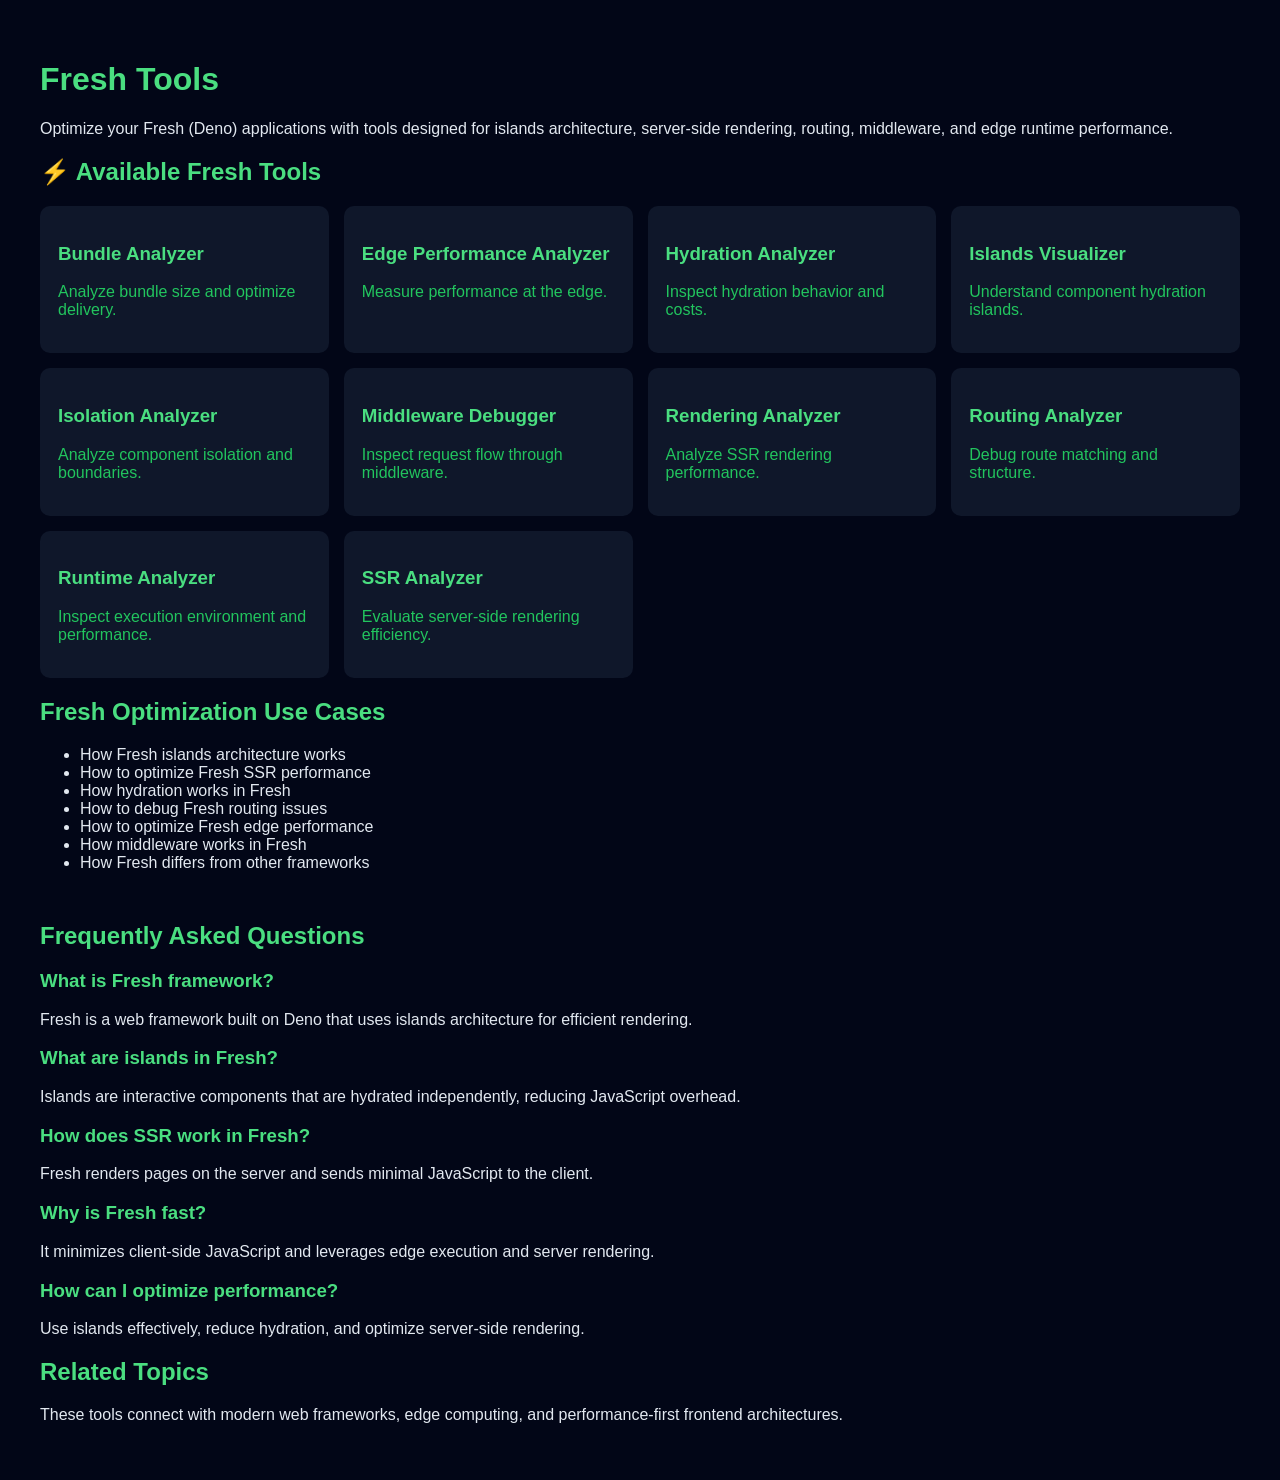
<file: index.html>
<!DOCTYPE html>
<html lang="en">
<head>
<meta charset="UTF-8">
<meta name="viewport" content="width=device-width, initial-scale=1.0">

<title>Fresh (Deno) Tools – SSR, Islands, Routing & Edge Optimization</title>

<meta name="description" content="Free Fresh (Deno) tools to analyze SSR rendering, islands architecture, routing, middleware, and edge performance. Optimize your Fresh applications.">

<meta name="keywords" content="
fresh deno tools,
fresh islands architecture,
fresh ssr optimization,
fresh routing analyzer,
fresh middleware debugging,
fresh edge performance,
fresh hydration explained,
fresh runtime tools
">

<meta name="google-site-verification" content="PkLa_ViOo6FAHpvh8SacceMb95o9tePRdrqLNBz9X1M" />

<link rel="canonical" href="https://yourdomain.com/fresh-tools/">

<style>
body {
    font-family: Arial, sans-serif;
    background: #020617;
    color: #e2e8f0;
    margin: 0;
}

.container {
    max-width: 1200px;
    margin: auto;
    padding: 40px 20px;
}

h1, h2, h3 {
    color: #4ade80;
}

a {
    color: #22c55e;
    text-decoration: none;
}

.tool-grid {
    display: grid;
    grid-template-columns: repeat(auto-fit, minmax(240px, 1fr));
    gap: 15px;
    margin-top: 20px;
}

.card {
    background: #0f172a;
    padding: 18px;
    border-radius: 10px;
    transition: 0.2s;
}

.card:hover {
    background: #1e293b;
}

.faq {
    margin-top: 50px;
}
</style>
</head>

<body>

<div class="container">

<h1>Fresh Tools</h1>

<p>
Optimize your Fresh (Deno) applications with tools designed for islands architecture,
server-side rendering, routing, middleware, and edge runtime performance.
</p>

<h2>⚡ Available Fresh Tools</h2>

<div class="tool-grid">

<a href="./bundle/bundle-analyzer.html" class="card">
<h3>Bundle Analyzer</h3>
<p>Analyze bundle size and optimize delivery.</p>
</a>

<a href="./edge/edge-performance-analyzer.html" class="card">
<h3>Edge Performance Analyzer</h3>
<p>Measure performance at the edge.</p>
</a>

<a href="./hydration/hydration-analyzer.html" class="card">
<h3>Hydration Analyzer</h3>
<p>Inspect hydration behavior and costs.</p>
</a>

<a href="./islands/islands-visualizer.html" class="card">
<h3>Islands Visualizer</h3>
<p>Understand component hydration islands.</p>
</a>

<a href="./isolation/isolation-analyzer.html" class="card">
<h3>Isolation Analyzer</h3>
<p>Analyze component isolation and boundaries.</p>
</a>

<a href="./middleware/middleware-debugger.html" class="card">
<h3>Middleware Debugger</h3>
<p>Inspect request flow through middleware.</p>
</a>

<a href="./rendering/rendering-analyzer.html" class="card">
<h3>Rendering Analyzer</h3>
<p>Analyze SSR rendering performance.</p>
</a>

<a href="./routing/routing-analyzer.html" class="card">
<h3>Routing Analyzer</h3>
<p>Debug route matching and structure.</p>
</a>

<a href="./runtime/runtime-analyzer.html" class="card">
<h3>Runtime Analyzer</h3>
<p>Inspect execution environment and performance.</p>
</a>

<a href="./ssr/ssr-analyzer.html" class="card">
<h3>SSR Analyzer</h3>
<p>Evaluate server-side rendering efficiency.</p>
</a>

</div>

<!-- LONG TAIL -->

<h2>Fresh Optimization Use Cases</h2>

<ul>
<li>How Fresh islands architecture works</li>
<li>How to optimize Fresh SSR performance</li>
<li>How hydration works in Fresh</li>
<li>How to debug Fresh routing issues</li>
<li>How to optimize Fresh edge performance</li>
<li>How middleware works in Fresh</li>
<li>How Fresh differs from other frameworks</li>
</ul>

<!-- FAQ -->

<div class="faq">

<h2>Frequently Asked Questions</h2>

<h3>What is Fresh framework?</h3>
<p>
Fresh is a web framework built on Deno that uses islands architecture for efficient rendering.
</p>

<h3>What are islands in Fresh?</h3>
<p>
Islands are interactive components that are hydrated independently, reducing JavaScript overhead.
</p>

<h3>How does SSR work in Fresh?</h3>
<p>
Fresh renders pages on the server and sends minimal JavaScript to the client.
</p>

<h3>Why is Fresh fast?</h3>
<p>
It minimizes client-side JavaScript and leverages edge execution and server rendering.
</p>

<h3>How can I optimize performance?</h3>
<p>
Use islands effectively, reduce hydration, and optimize server-side rendering.
</p>

</div>

<!-- INTERNAL BOOST -->

<h2>Related Topics</h2>

<p>
These tools connect with modern web frameworks, edge computing,
and performance-first frontend architectures.
</p>

</div>

</body>
</html>
</file>
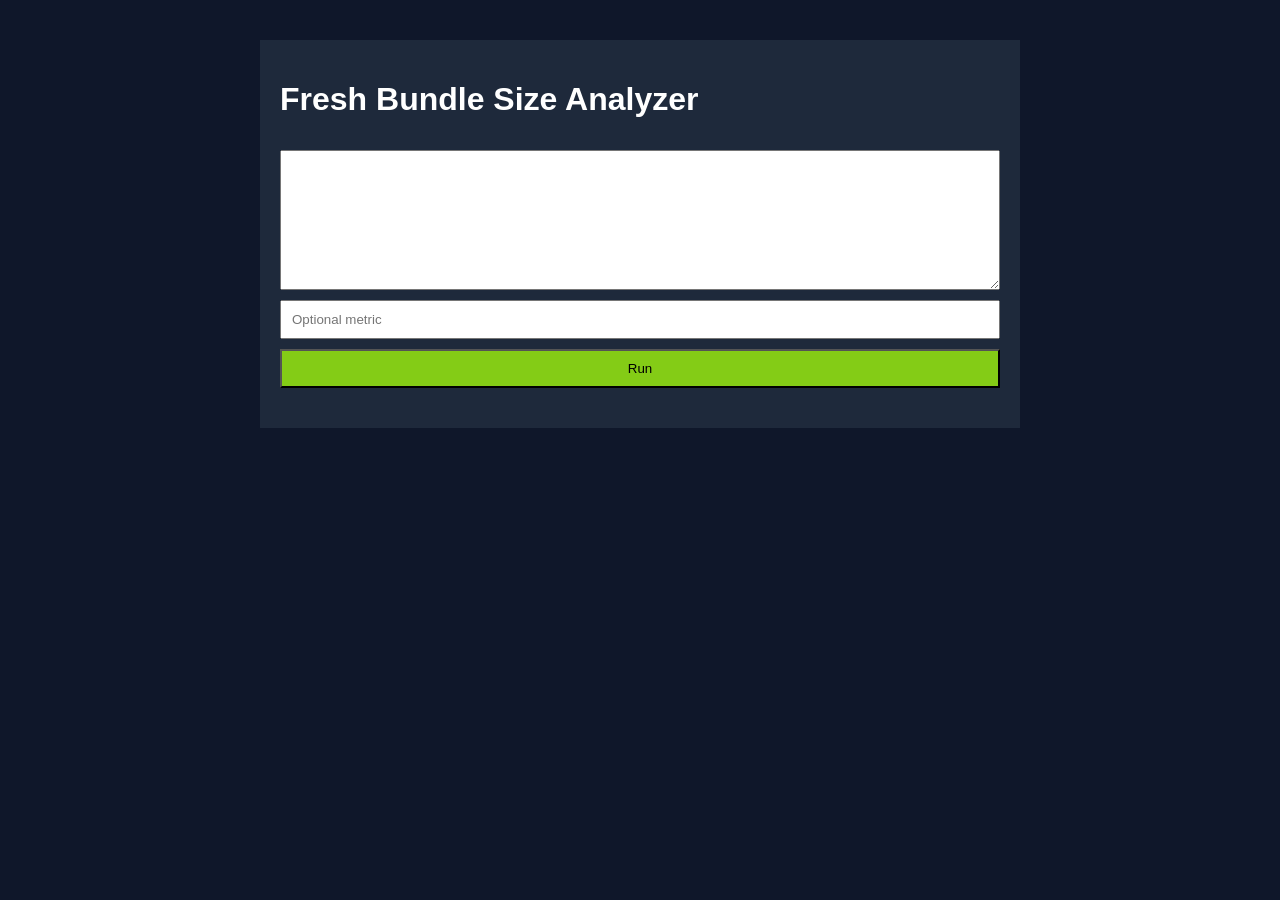
<file: bundle/index.html>
<html>
<head>
<meta charset='UTF-8'>
<title>Fresh Bundle Size Analyzer</title>
<meta name='viewport' content='width=device-width, initial-scale=1.0'>
<link rel='stylesheet' href='styles.css'>
</head>
<body>
<div class='container'>
<h1>Fresh Bundle Size Analyzer</h1>
<textarea id='input'></textarea>
<input id='value' placeholder='Optional metric'>
<button onclick='run()'>Run</button>
<div id='res' class='result'></div>
</div>
<script src='script.js'></script>
</body>
</html>
</file>
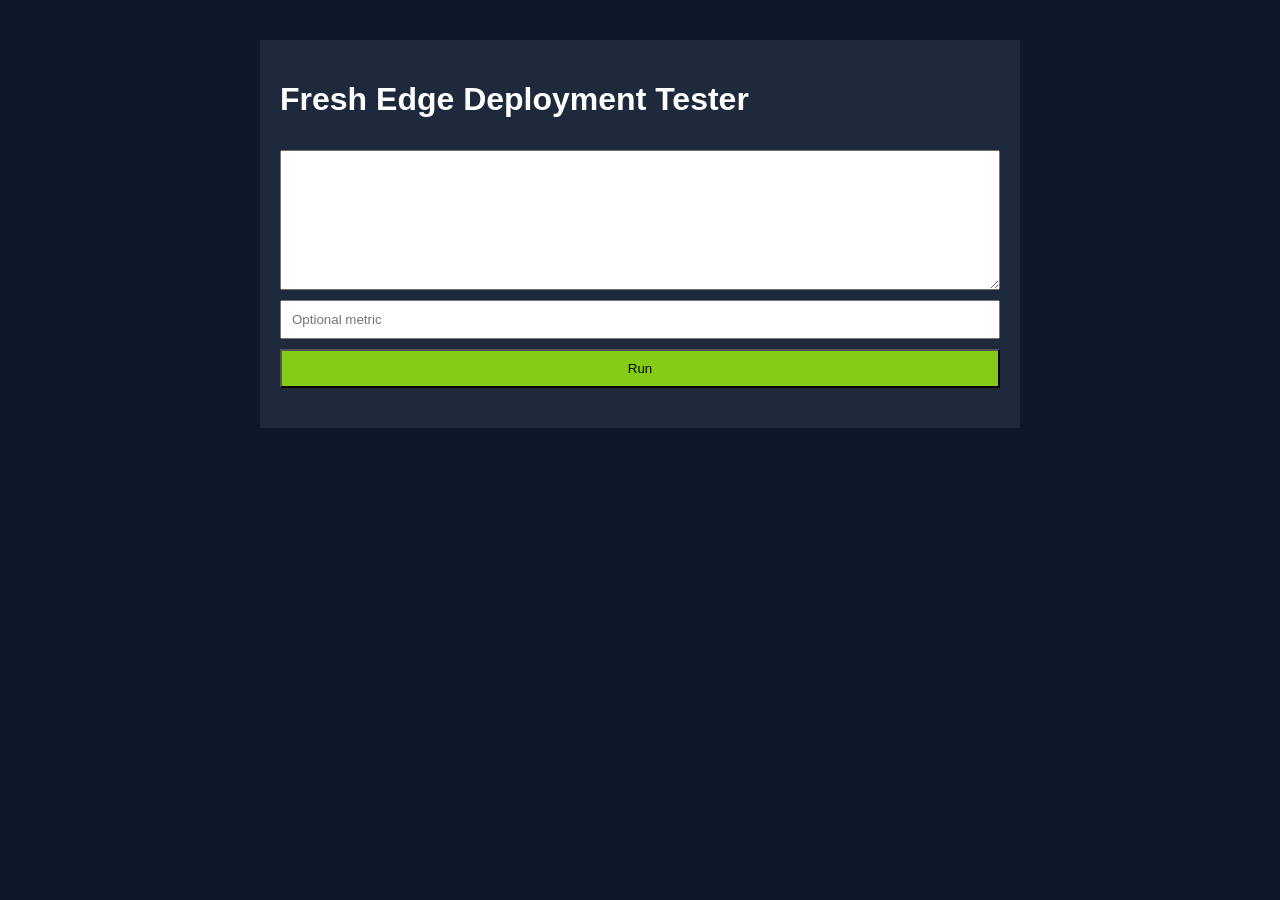
<file: edge/index.html>
<html>
<head>
<meta charset='UTF-8'>
<title>Fresh Edge Deployment Tester</title>
<meta name='viewport' content='width=device-width, initial-scale=1.0'>
<link rel='stylesheet' href='styles.css'>
</head>
<body>
<div class='container'>
<h1>Fresh Edge Deployment Tester</h1>
<textarea id='input'></textarea>
<input id='value' placeholder='Optional metric'>
<button onclick='run()'>Run</button>
<div id='res' class='result'></div>
</div>
<script src='script.js'></script>
</body>
</html>
</file>
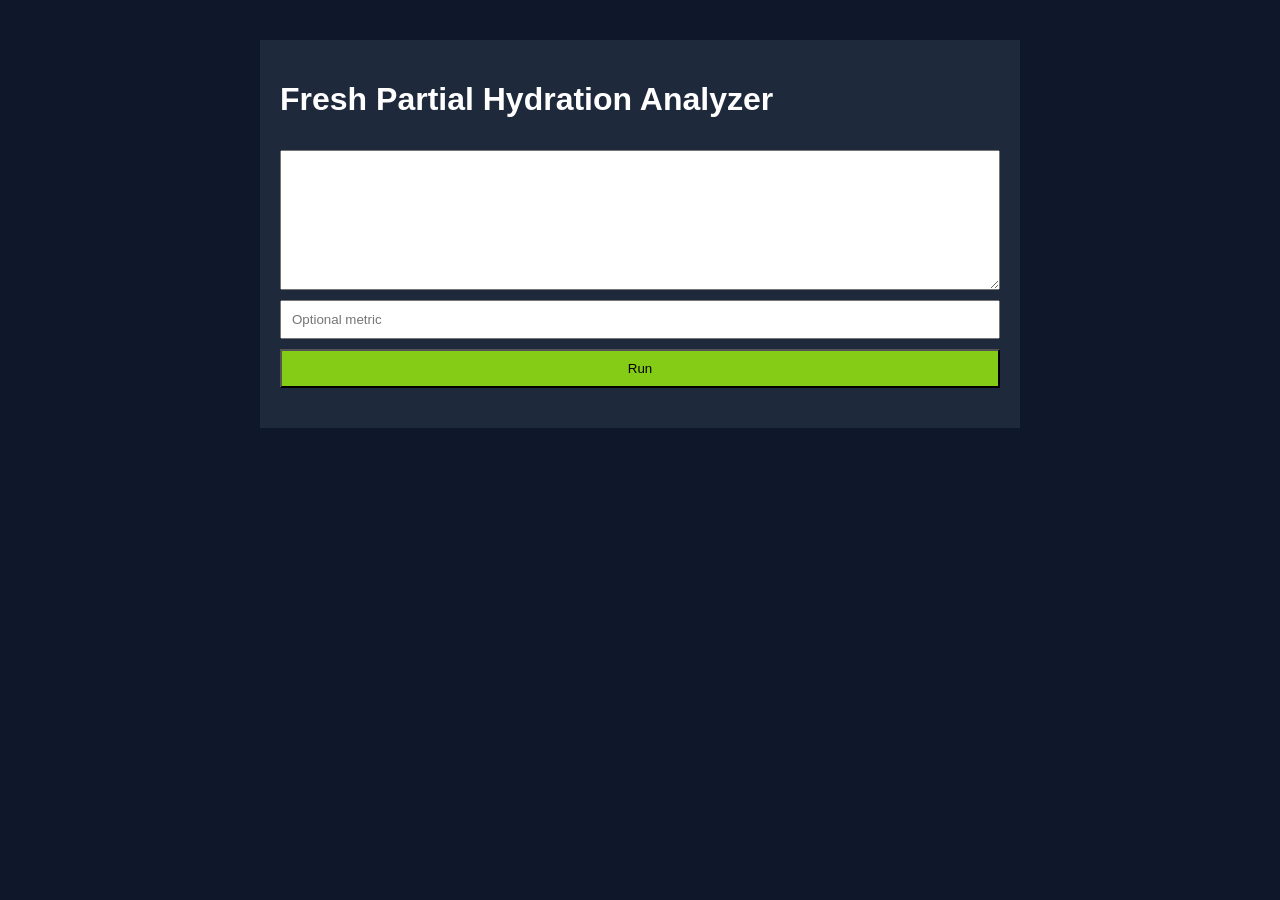
<file: hydration/index.html>
<html>
<head>
<meta charset='UTF-8'>
<title>Fresh Partial Hydration Analyzer</title>
<meta name='viewport' content='width=device-width, initial-scale=1.0'>
<link rel='stylesheet' href='styles.css'>
</head>
<body>
<div class='container'>
<h1>Fresh Partial Hydration Analyzer</h1>
<textarea id='input'></textarea>
<input id='value' placeholder='Optional metric'>
<button onclick='run()'>Run</button>
<div id='res' class='result'></div>
</div>
<script src='script.js'></script>
</body>
</html>
</file>
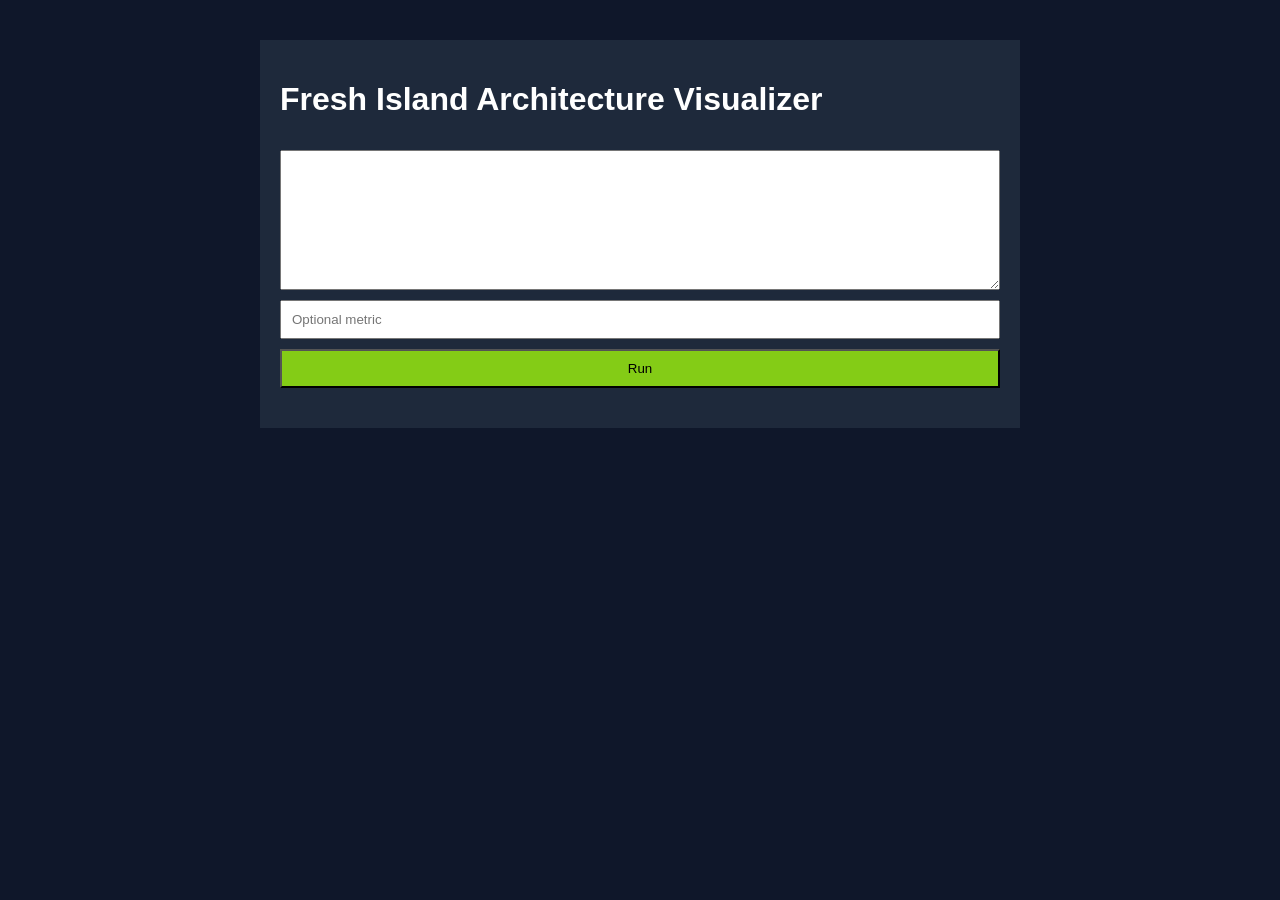
<file: islands/index.html>
<html>
<head>
<meta charset='UTF-8'>
<title>Fresh Island Architecture Visualizer</title>
<meta name='viewport' content='width=device-width, initial-scale=1.0'>
<link rel='stylesheet' href='styles.css'>
</head>
<body>
<div class='container'>
<h1>Fresh Island Architecture Visualizer</h1>
<textarea id='input'></textarea>
<input id='value' placeholder='Optional metric'>
<button onclick='run()'>Run</button>
<div id='res' class='result'></div>
</div>
<script src='script.js'></script>
</body>
</html>
</file>
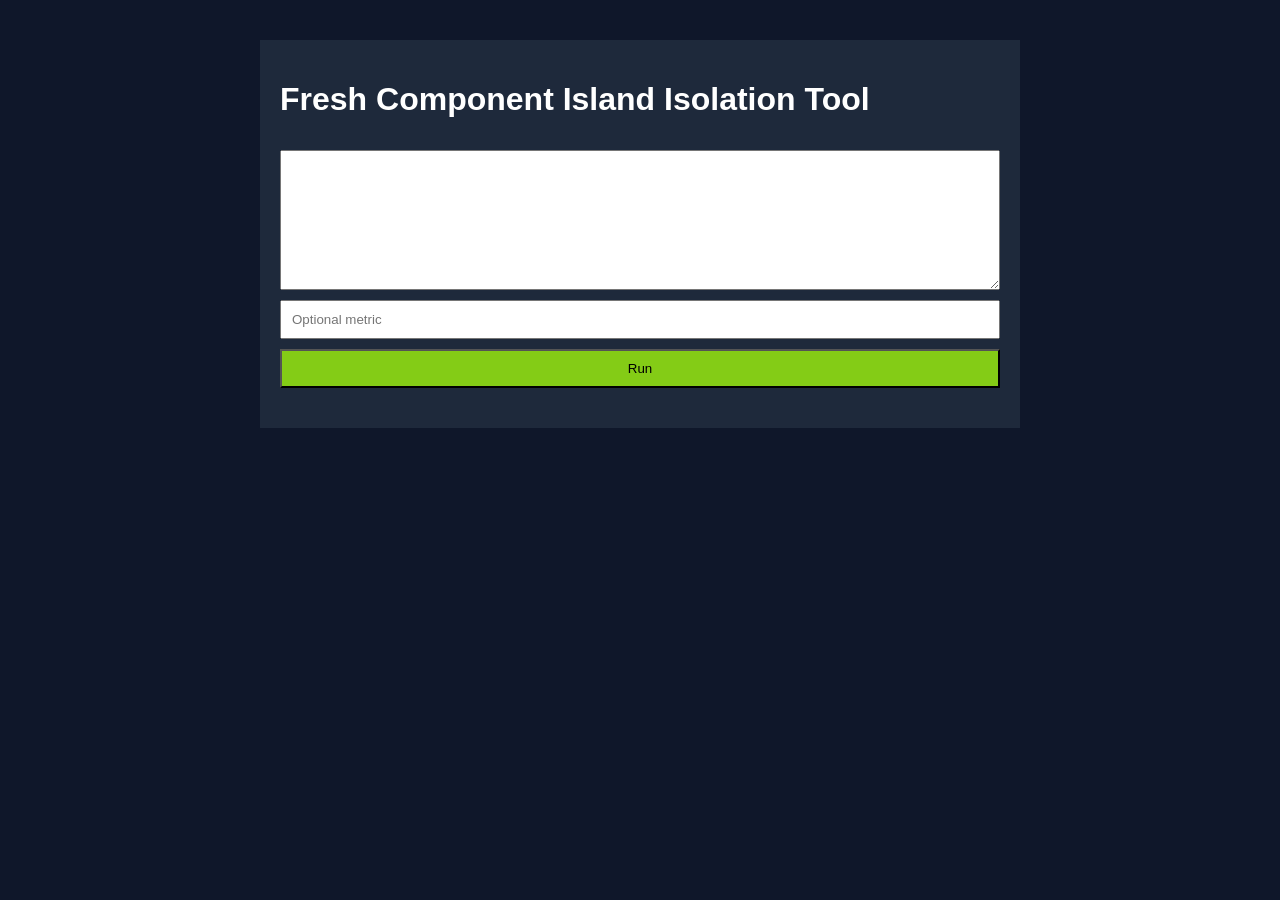
<file: isolation/index.html>
<html>
<head>
<meta charset='UTF-8'>
<title>Fresh Component Island Isolation Tool</title>
<meta name='viewport' content='width=device-width, initial-scale=1.0'>
<link rel='stylesheet' href='styles.css'>
</head>
<body>
<div class='container'>
<h1>Fresh Component Island Isolation Tool</h1>
<textarea id='input'></textarea>
<input id='value' placeholder='Optional metric'>
<button onclick='run()'>Run</button>
<div id='res' class='result'></div>
</div>
<script src='script.js'></script>
</body>
</html>
</file>
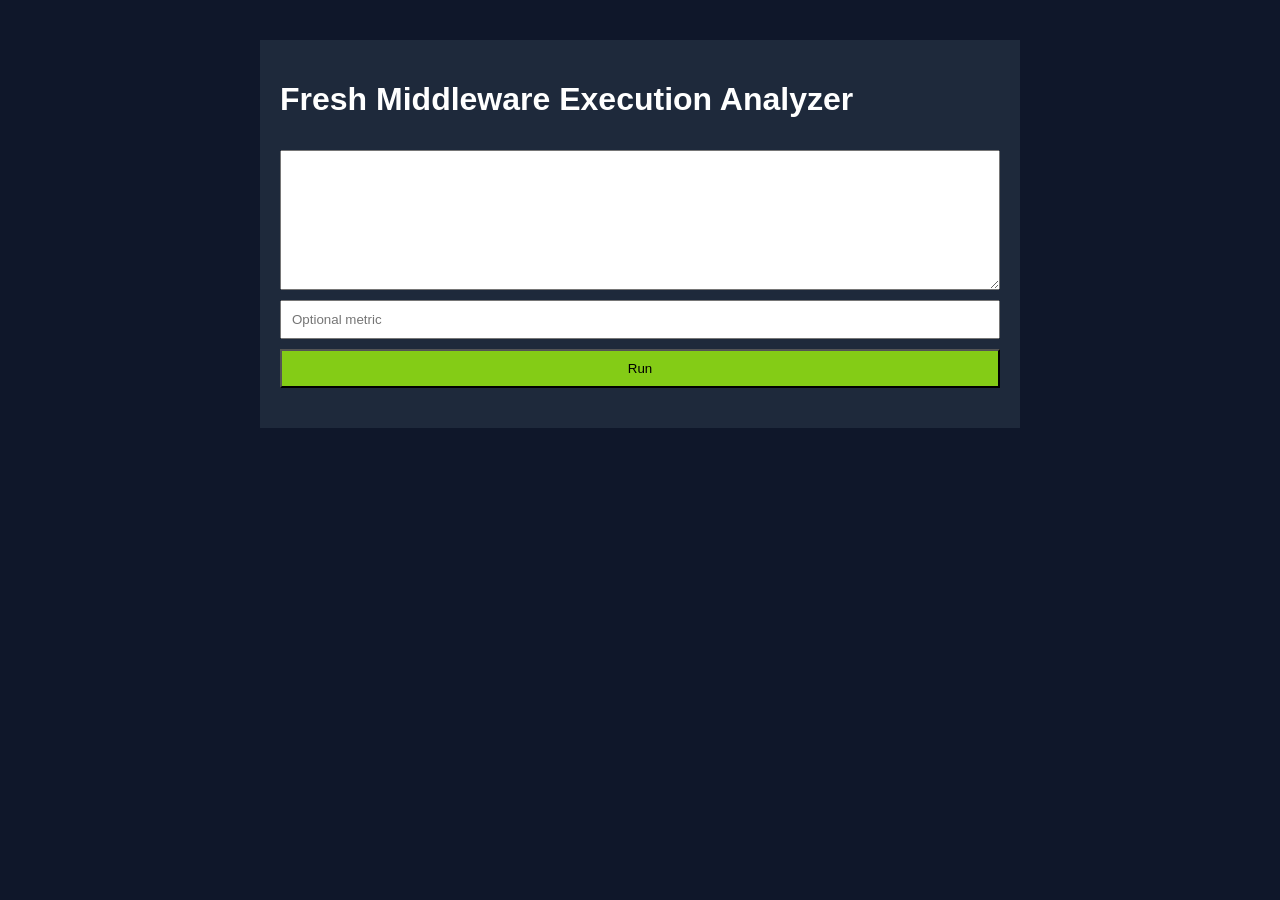
<file: middleware/index.html>
<html>
<head>
<meta charset='UTF-8'>
<title>Fresh Middleware Execution Analyzer</title>
<meta name='viewport' content='width=device-width, initial-scale=1.0'>
<link rel='stylesheet' href='styles.css'>
</head>
<body>
<div class='container'>
<h1>Fresh Middleware Execution Analyzer</h1>
<textarea id='input'></textarea>
<input id='value' placeholder='Optional metric'>
<button onclick='run()'>Run</button>
<div id='res' class='result'></div>
</div>
<script src='script.js'></script>
</body>
</html>
</file>
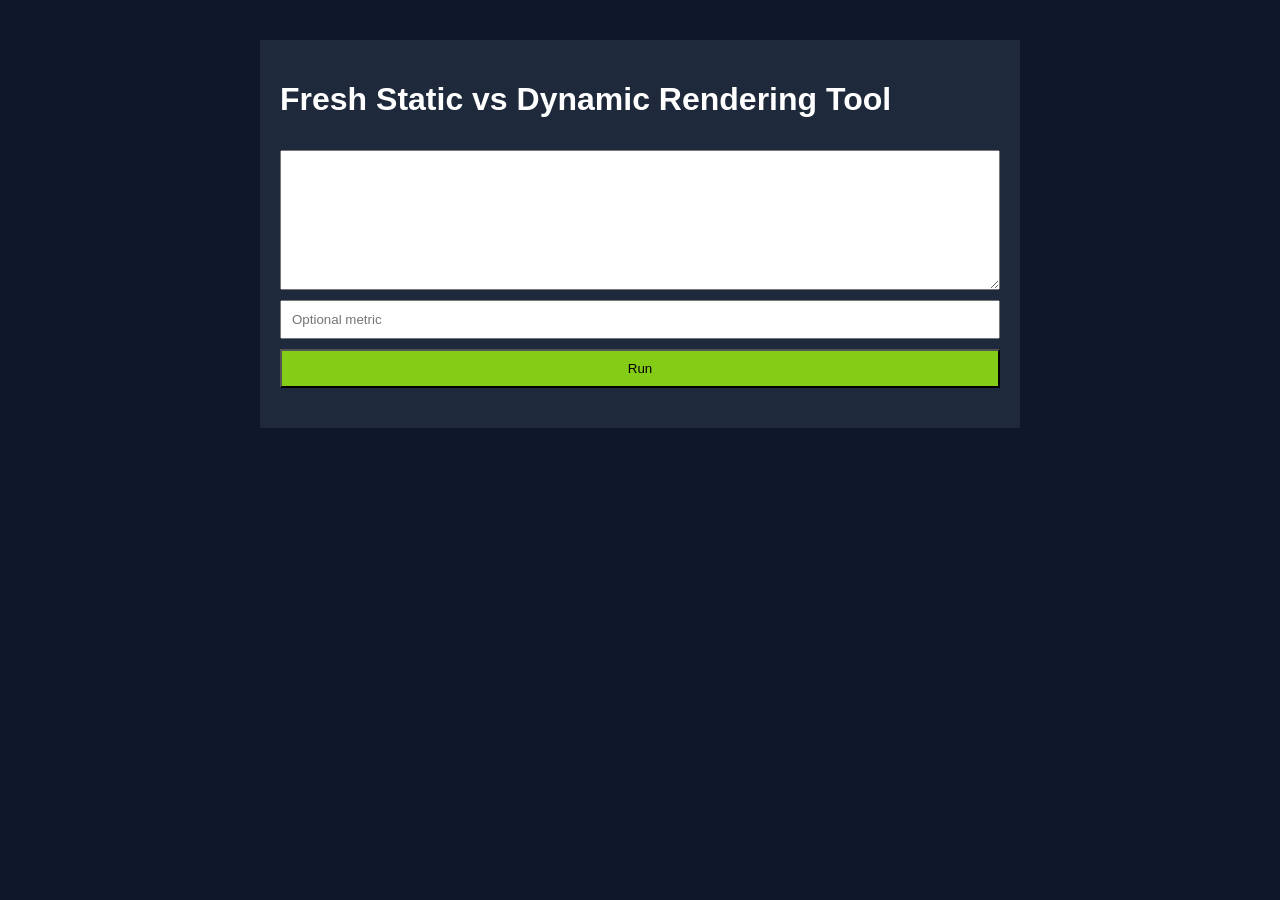
<file: rendering/index.html>
<html>
<head>
<meta charset='UTF-8'>
<title>Fresh Static vs Dynamic Rendering Tool</title>
<meta name='viewport' content='width=device-width, initial-scale=1.0'>
<link rel='stylesheet' href='styles.css'>
</head>
<body>
<div class='container'>
<h1>Fresh Static vs Dynamic Rendering Tool</h1>
<textarea id='input'></textarea>
<input id='value' placeholder='Optional metric'>
<button onclick='run()'>Run</button>
<div id='res' class='result'></div>
</div>
<script src='script.js'></script>
</body>
</html>
</file>
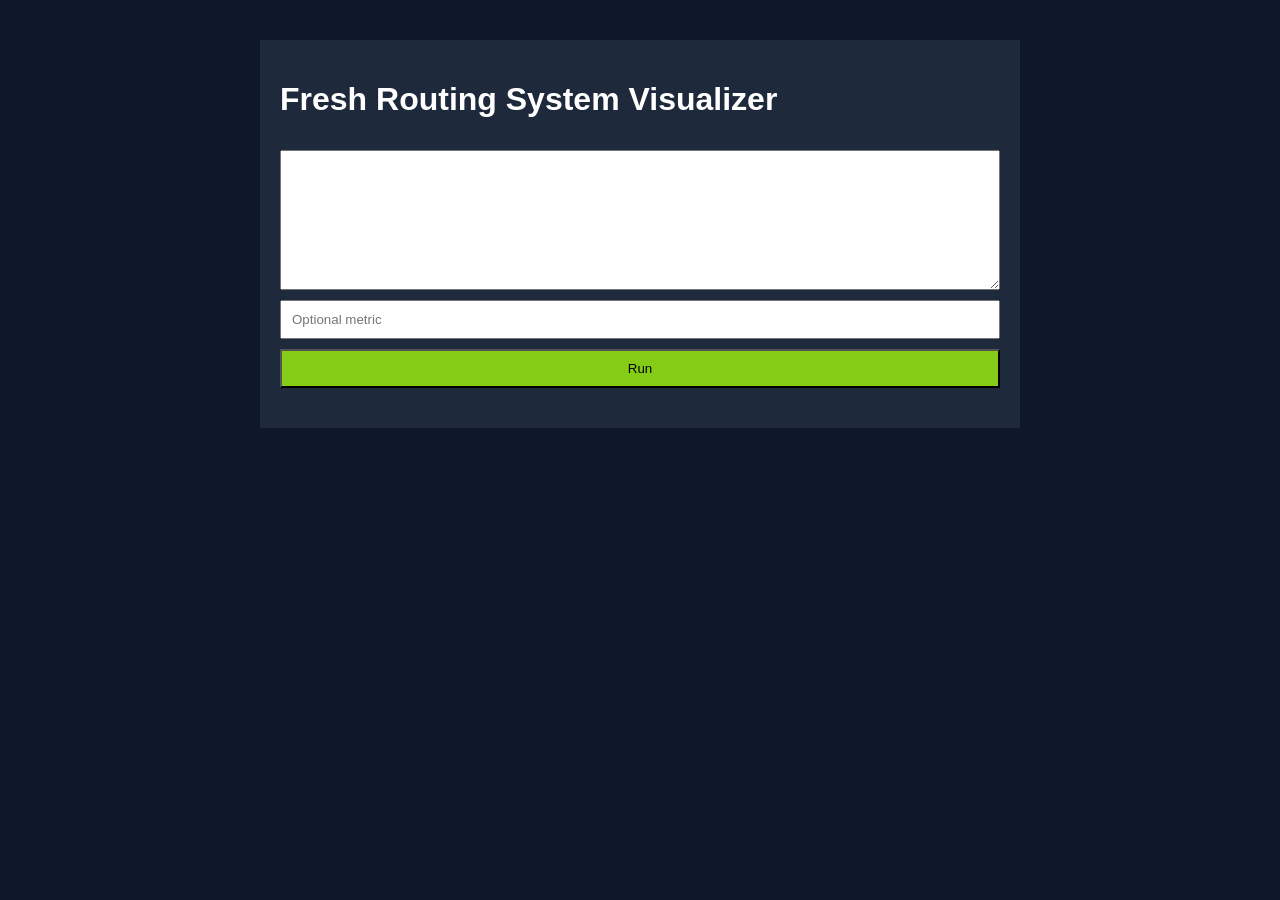
<file: routing/index.html>
<html>
<head>
<meta charset='UTF-8'>
<title>Fresh Routing System Visualizer</title>
<meta name='viewport' content='width=device-width, initial-scale=1.0'>
<link rel='stylesheet' href='styles.css'>
</head>
<body>
<div class='container'>
<h1>Fresh Routing System Visualizer</h1>
<textarea id='input'></textarea>
<input id='value' placeholder='Optional metric'>
<button onclick='run()'>Run</button>
<div id='res' class='result'></div>
</div>
<script src='script.js'></script>
</body>
</html>
</file>
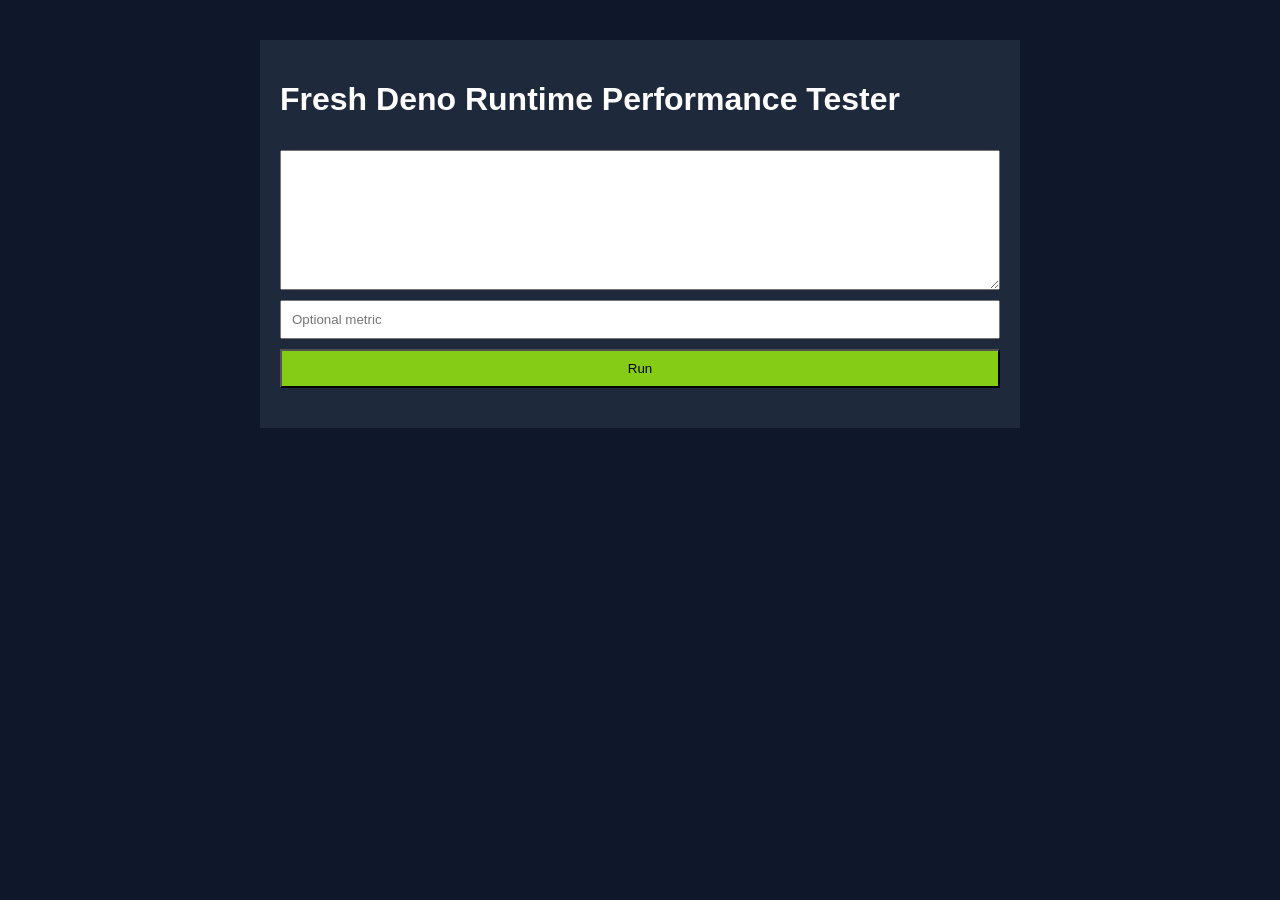
<file: runtime/index.html>
<html>
<head>
<meta charset='UTF-8'>
<title>Fresh Deno Runtime Performance Tester</title>
<meta name='viewport' content='width=device-width, initial-scale=1.0'>
<link rel='stylesheet' href='styles.css'>
</head>
<body>
<div class='container'>
<h1>Fresh Deno Runtime Performance Tester</h1>
<textarea id='input'></textarea>
<input id='value' placeholder='Optional metric'>
<button onclick='run()'>Run</button>
<div id='res' class='result'></div>
</div>
<script src='script.js'></script>
</body>
</html>
</file>
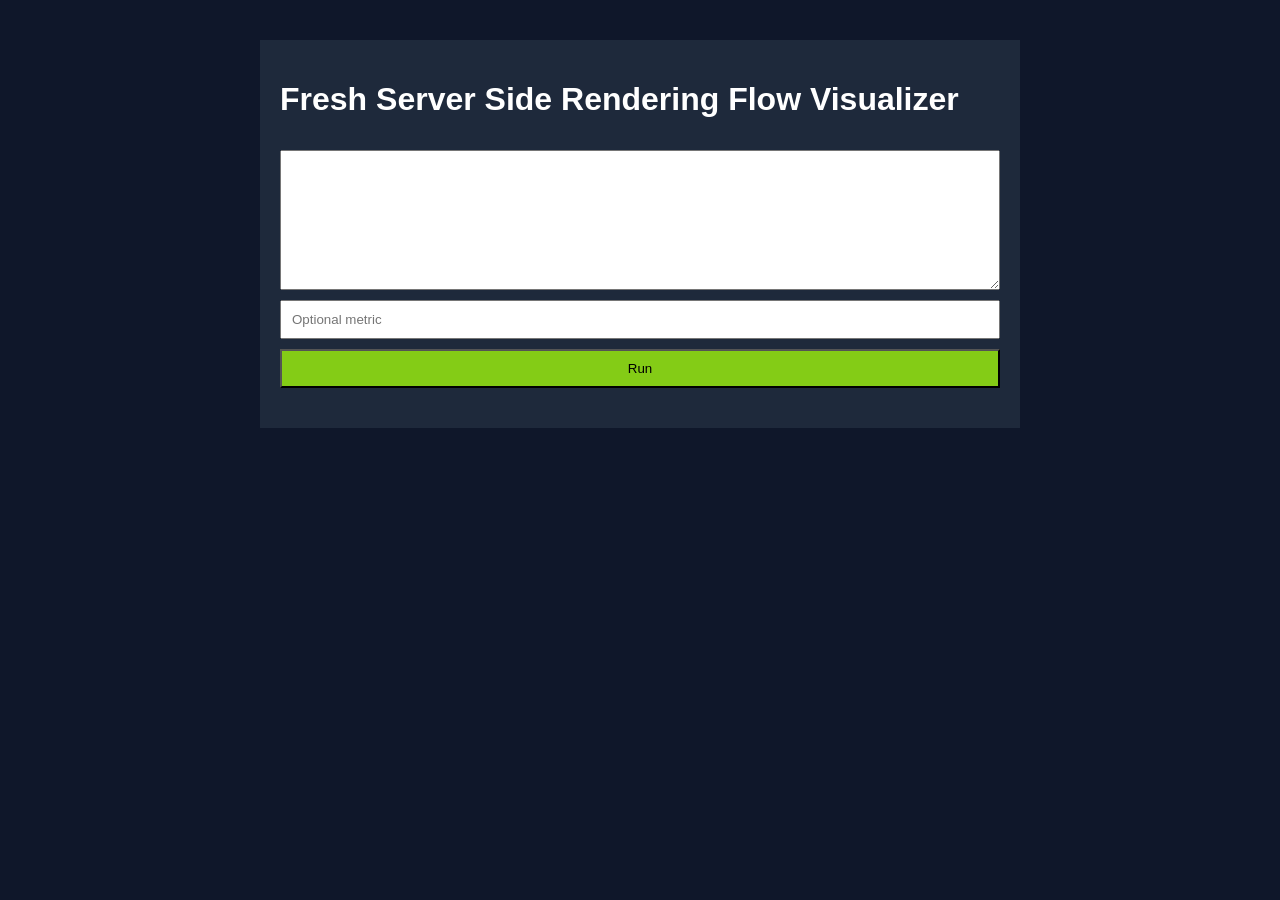
<file: ssr/index.html>
<html>
<head>
<meta charset='UTF-8'>
<title>Fresh Server Side Rendering Flow Visualizer</title>
<meta name='viewport' content='width=device-width, initial-scale=1.0'>
<link rel='stylesheet' href='styles.css'>
</head>
<body>
<div class='container'>
<h1>Fresh Server Side Rendering Flow Visualizer</h1>
<textarea id='input'></textarea>
<input id='value' placeholder='Optional metric'>
<button onclick='run()'>Run</button>
<div id='res' class='result'></div>
</div>
<script src='script.js'></script>
</body>
</html>
</file>
<file: bundle/styles.css>
body{font-family:Arial;background:#0f172a;color:#fff}.container{max-width:720px;margin:40px auto;padding:20px;background:#1e293b}textarea,input{width:100%;margin-top:10px;padding:10px}textarea{height:140px}button{margin-top:10px;width:100%;padding:10px;background:#84cc16}.result{margin-top:20px;white-space:pre-wrap}
</file>
<file: edge/styles.css>
body{font-family:Arial;background:#0f172a;color:#fff}.container{max-width:720px;margin:40px auto;padding:20px;background:#1e293b}textarea,input{width:100%;margin-top:10px;padding:10px}textarea{height:140px}button{margin-top:10px;width:100%;padding:10px;background:#84cc16}.result{margin-top:20px;white-space:pre-wrap}
</file>
<file: hydration/styles.css>
body{font-family:Arial;background:#0f172a;color:#fff}.container{max-width:720px;margin:40px auto;padding:20px;background:#1e293b}textarea,input{width:100%;margin-top:10px;padding:10px}textarea{height:140px}button{margin-top:10px;width:100%;padding:10px;background:#84cc16}.result{margin-top:20px;white-space:pre-wrap}
</file>
<file: islands/styles.css>
body{font-family:Arial;background:#0f172a;color:#fff}.container{max-width:720px;margin:40px auto;padding:20px;background:#1e293b}textarea,input{width:100%;margin-top:10px;padding:10px}textarea{height:140px}button{margin-top:10px;width:100%;padding:10px;background:#84cc16}.result{margin-top:20px;white-space:pre-wrap}
</file>
<file: isolation/styles.css>
body{font-family:Arial;background:#0f172a;color:#fff}.container{max-width:720px;margin:40px auto;padding:20px;background:#1e293b}textarea,input{width:100%;margin-top:10px;padding:10px}textarea{height:140px}button{margin-top:10px;width:100%;padding:10px;background:#84cc16}.result{margin-top:20px;white-space:pre-wrap}
</file>
<file: middleware/styles.css>
body{font-family:Arial;background:#0f172a;color:#fff}.container{max-width:720px;margin:40px auto;padding:20px;background:#1e293b}textarea,input{width:100%;margin-top:10px;padding:10px}textarea{height:140px}button{margin-top:10px;width:100%;padding:10px;background:#84cc16}.result{margin-top:20px;white-space:pre-wrap}
</file>
<file: rendering/styles.css>
body{font-family:Arial;background:#0f172a;color:#fff}.container{max-width:720px;margin:40px auto;padding:20px;background:#1e293b}textarea,input{width:100%;margin-top:10px;padding:10px}textarea{height:140px}button{margin-top:10px;width:100%;padding:10px;background:#84cc16}.result{margin-top:20px;white-space:pre-wrap}
</file>
<file: routing/styles.css>
body{font-family:Arial;background:#0f172a;color:#fff}.container{max-width:720px;margin:40px auto;padding:20px;background:#1e293b}textarea,input{width:100%;margin-top:10px;padding:10px}textarea{height:140px}button{margin-top:10px;width:100%;padding:10px;background:#84cc16}.result{margin-top:20px;white-space:pre-wrap}
</file>
<file: runtime/styles.css>
body{font-family:Arial;background:#0f172a;color:#fff}.container{max-width:720px;margin:40px auto;padding:20px;background:#1e293b}textarea,input{width:100%;margin-top:10px;padding:10px}textarea{height:140px}button{margin-top:10px;width:100%;padding:10px;background:#84cc16}.result{margin-top:20px;white-space:pre-wrap}
</file>
<file: ssr/styles.css>
body{font-family:Arial;background:#0f172a;color:#fff}.container{max-width:720px;margin:40px auto;padding:20px;background:#1e293b}textarea,input{width:100%;margin-top:10px;padding:10px}textarea{height:140px}button{margin-top:10px;width:100%;padding:10px;background:#84cc16}.result{margin-top:20px;white-space:pre-wrap}
</file>
